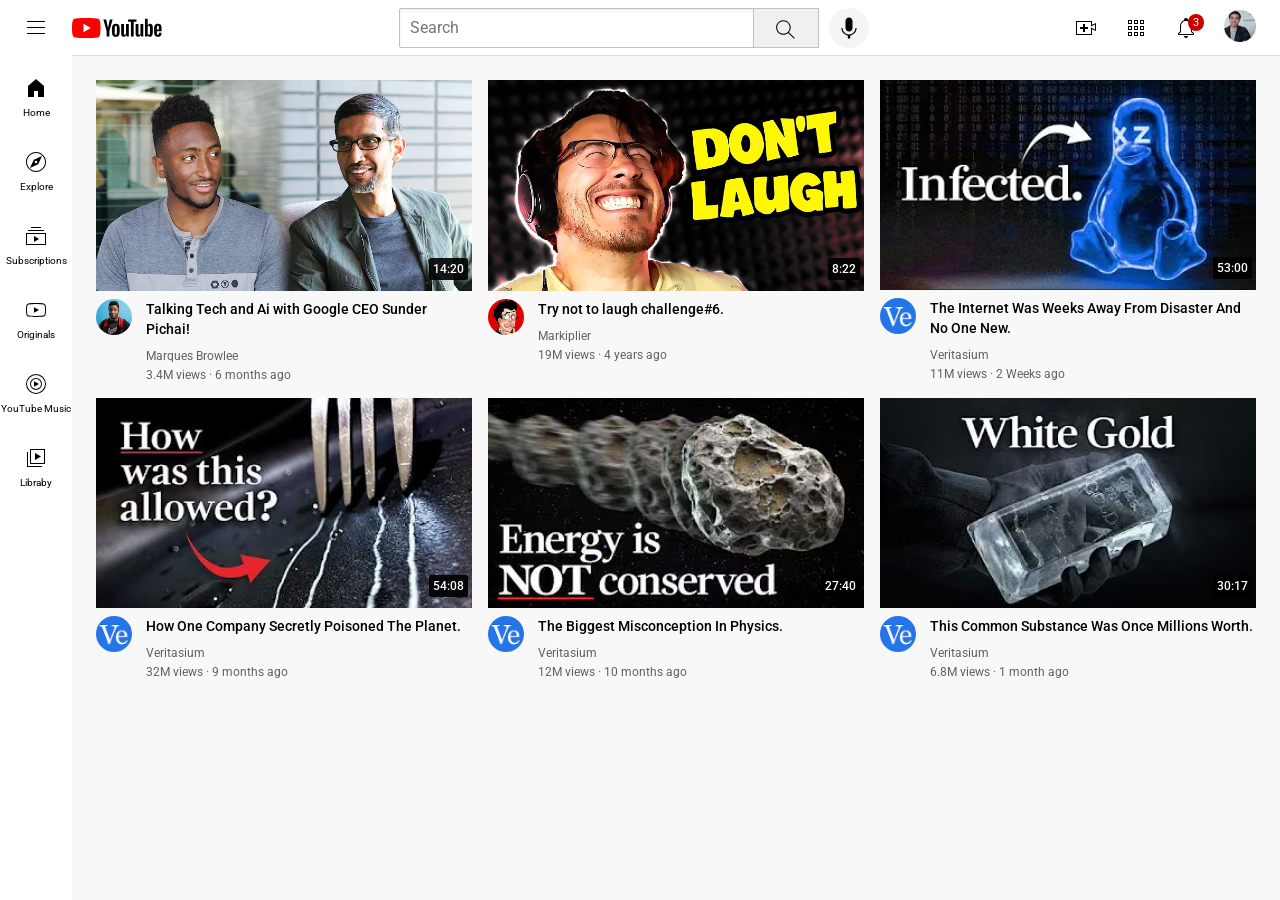
<file: index.html>
<!DOCTYPE html>
<html>
    <head>
        <title>Youtube.com Clone</title>
        <link rel="preconnect" href="https://fonts.googleapis.com">
        <link rel="preconnect" href="https://fonts.gstatic.com" crossorigin>
        <link href="https://fonts.googleapis.com/css2?family=Roboto:ital,wght@0,100..900;1,100..900&display=swap" rel="stylesheet">

        <link rel="stylesheet" href="styles/video.css">
        <link rel="stylesheet" href="styles/general.css">
        <link rel="stylesheet" href="styles/header.css">
        <link rel="stylesheet" href="styles/sidebar.css">
        <meta name="viewport" content="width=device-width, initial-scale=1">
    </head>
    <body>
        <div class="header">
            <div class="left-section">
                <img class="hamburger-menu" src="icons/hamburger-menu.svg">
                <img class="youtube-logo" src="icons/youtube-logo.svg">
            </div>
            <div class="middle-section">
                <input class="search-bar" type="text" placeholder="Search">
                <button class="search-button">
                    <img class="search-icon" src="icons/search.svg">
                    <div class="tooltip">Search</div>
                </button>
                <button class="voice-search-button">
                    <img src="icons/voice-search-icon.svg">
                    <div class="tooltip">Search with your voice</div>
                </button>
            </div>
            <div class="right-section">
                <div class="upload-icon-container">
                    <img class="upload-icon" src="icons/upload.svg">
                    <div class="tooltip">Create</div>
                </div>
                <div class="youtube-apps-icon-container">
                <img class="youtube-apps-icon" src="icons/youtube-apps.svg">
                <div class="tooltip">Youtube Apps</div>
                </div>
                <div class="notifications-icon-container">
                <img class="notifications-icon" src="icons/notifications.svg">
                <div class="tooltip">Notifications</div>
                <div class="notifications-count">3</div>
                </div>
                <div class="ss-channel">
                <img class="ss-channel-image" src="channel/ss-channel.jpeg">
                </div>
            </div>
        </div>
        <div class="sidebar">
            <div class="sidebar-link">
                <img src="icons/home.svg">
                <div>Home</div>
            </div>
            <div class="sidebar-link">
                <img src="icons/explore.svg">
                <div>Explore</div>
            </div>
            <div class="sidebar-link">
                <img src="icons/subscriptions.svg">
                <div>Subscriptions</div>
            </div>
            <div class="sidebar-link">
                <img src="icons/originals.svg">
                <div>Originals</div>
            </div>
            <div class="sidebar-link">
                <img src="icons/youtube-music.svg">
                <div>YouTube Music</div>
            </div>
            <div class="sidebar-link">
                <img src="icons/library.svg">
                <div>Libraby</div>
            </div>
        </div>
        <div class="video-grid">
        <div class="video-preview">
            <div class="thumbnail-row">
                <img class="thumbnail" src="thumbnails/thumbnail-1.webp">
                <div class="video-time">
                    14:20
                </div>
            </div>
            <div class="video-info-grid">
                <div class="channel-picture">
                    <img class="profile-picture" src="channel/channel-1.jpeg">
                </div>
                <div class="video-info">
                   <p class="video-title">
                        Talking Tech and Ai with Google CEO Sunder Pichai!
                    </p>
                    <p class="video-author">
                        Marques Browlee
                    </p>
                    <p class="video-stats">
                        3.4M views &#183; 6 months ago
                    </p>
                </div>
            </div>
        </div>

        <div class="video-preview">
            <div class="thumbnail-row">
                <img class="thumbnail" src="thumbnails/thumbnail-2.webp">
            <div class="video-time">
                8:22
            </div>
            </div>
            <div class="video-info-grid">
                <div class="channel-picture">
                    <img class="profile-picture" src="channel/channel-2.jpeg">
                </div>
                <div class="video-info">
                <p class="video-title">
                    Try not to laugh challenge#6.
                </p>
                <p class="video-author">
                    Markiplier
                </p>
                <p class="video-stats">
                    19M views &#183; 4 years ago
                </p>
                </div>
            </div>
        </div>

        <div class="video-preview">
            <div class="thumbnail-row">
                <img class="thumbnail" src="thumbnails/thumbnail-3.avif">
            <div class="video-time">
                53:00
            </div>
            </div>
            <div class="video-info-grid">
                <div class="channel-picture">
                    <img class="profile-picture" src="channel/channel-3.jpg">
                </div>
                <div class="video-info">
                   <p class="video-title">
                        The Internet Was Weeks Away From Disaster And No One New.
                    </p>
                    <p class="video-author">
                        Veritasium
                    </p>
                    <p class="video-stats">
                        11M views &#183; 2 Weeks ago
                    </p>
                </div>
            </div>
        </div>

        <div class="video-preview">
            <div class="thumbnail-row">
                <img class="thumbnail" src="thumbnails/thumbnail-4.avif">
            <div class="video-time">
                54:08
            </div>
            </div>
            <div class="video-info-grid">
                <div class="channel-picture">
                    <img class="profile-picture" src="channel/channel-3.jpg">
                </div>
                <div class="video-info">
                <p class="video-title">
                    How One Company Secretly Poisoned The Planet.
                </p>
                <p class="video-author">
                    Veritasium
                </p>
                <p class="video-stats">
                    32M views &#183; 9 months ago
                </p>
                </div>
            </div>
        </div>

        <div class="video-preview">
            <div class="thumbnail-row">
                <img class="thumbnail" src="thumbnails/thumbnail-5">
            <div class="video-time">
                27:40
            </div>
            </div>
            <div class="video-info-grid">
                <div class="channel-picture">
                    <img class="profile-picture" src="channel/channel-3.jpg">
                </div>
                <div class="video-info">
                   <p class="video-title">
                    The Biggest Misconception In Physics.
                    </p>
                    <p class="video-author">
                        Veritasium
                    </p>
                    <p class="video-stats">
                        12M views &#183; 10 months ago
                    </p>                    
                </div>
            </div>
        </div>

        <div class="video-preview">
            <div class="thumbnail-row">
                <img class="thumbnail" src="thumbnails/thumbnail-6">
            <div class="video-time">
                30:17
            </div>
            </div>
            <div class="video-info-grid">
                <div class="channel-picture">
                    <img class="profile-picture" src="channel/channel-3.jpg">
                </div>
                <div class="video-info">
                <p class="video-title">
                    This Common Substance Was Once Millions Worth.
                </p>
                <p class="video-author">
                    Veritasium
                </p>
                <p class="video-stats">
                    6.8M views &#183; 1 month ago
                </p>
                </div>
            </div>
        </div>
        </div>
    </body>
</html>
</file>
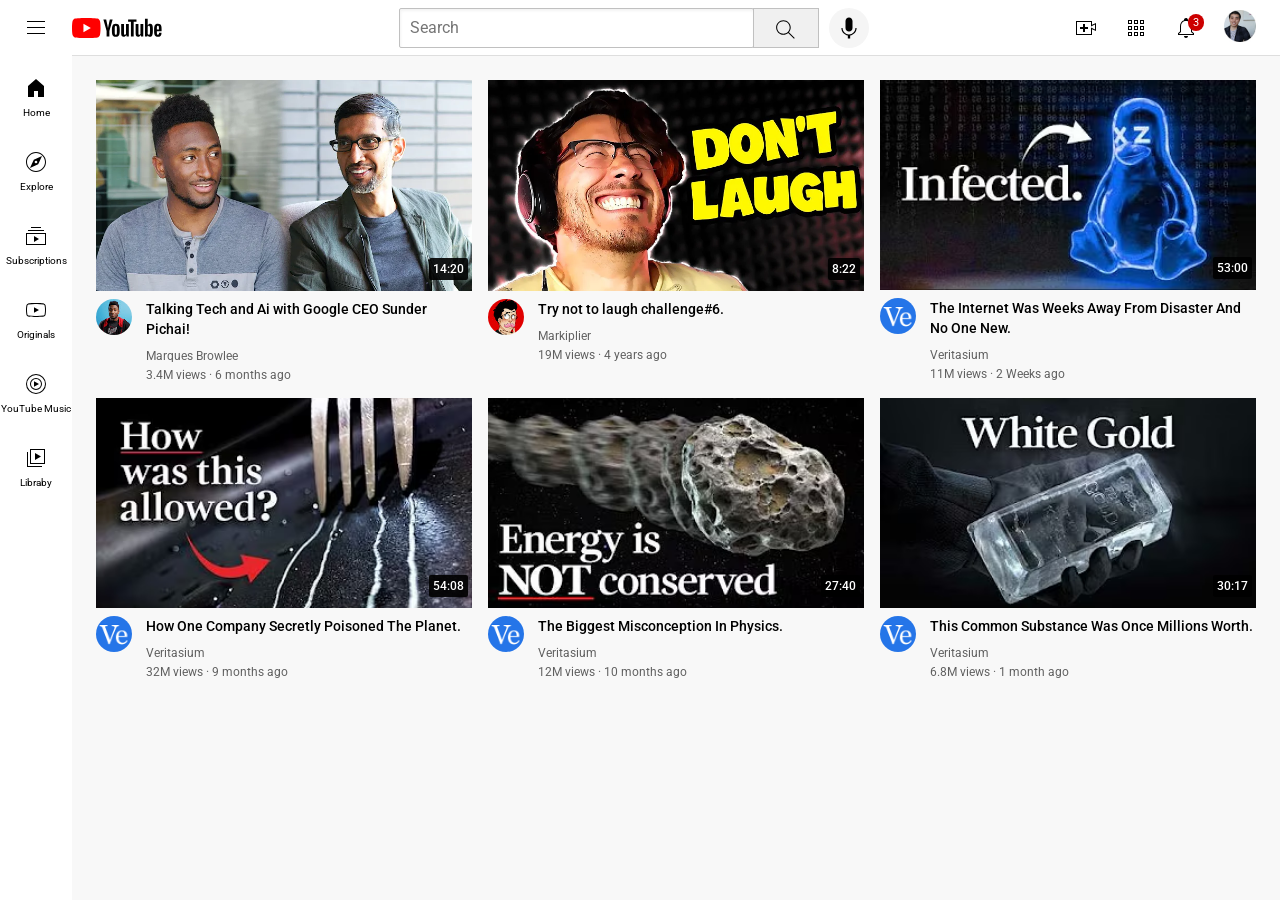
<file: youtubeclone.html>
<!DOCTYPE html>
<html>
    <head>
        <title>Youtube.com Clone</title>
        <link rel="preconnect" href="https://fonts.googleapis.com">
        <link rel="preconnect" href="https://fonts.gstatic.com" crossorigin>
        <link href="https://fonts.googleapis.com/css2?family=Roboto:ital,wght@0,100..900;1,100..900&display=swap" rel="stylesheet">

        <link rel="stylesheet" href="styles/video.css">
        <link rel="stylesheet" href="styles/general.css">
        <link rel="stylesheet" href="styles/header.css">
        <link rel="stylesheet" href="styles/sidebar.css">
        <meta name="viewport" content="width=device-width, initial-scale=1">
    </head>
    <body>
        <div class="header">
            <div class="left-section">
                <img class="hamburger-menu" src="icons/hamburger-menu.svg">
                <img class="youtube-logo" src="icons/youtube-logo.svg">
            </div>
            <div class="middle-section">
                <input class="search-bar" type="text" placeholder="Search">
                <button class="search-button">
                    <img class="search-icon" src="icons/search.svg">
                    <div class="tooltip">Search</div>
                </button>
                <button class="voice-search-button">
                    <img src="icons/voice-search-icon.svg">
                    <div class="tooltip">Search with your voice</div>
                </button>
            </div>
            <div class="right-section">
                <div class="upload-icon-container">
                    <img class="upload-icon" src="icons/upload.svg">
                    <div class="tooltip">Create</div>
                </div>
                <div class="youtube-apps-icon-container">
                <img class="youtube-apps-icon" src="icons/youtube-apps.svg">
                <div class="tooltip">Youtube Apps</div>
                </div>
                <div class="notifications-icon-container">
                <img class="notifications-icon" src="icons/notifications.svg">
                <div class="tooltip">Notifications</div>
                <div class="notifications-count">3</div>
                </div>
                <div class="ss-channel">
                <img class="ss-channel-image" src="channel/ss-channel.jpeg">
                </div>
            </div>
        </div>
        <div class="sidebar">
            <div class="sidebar-link">
                <img src="icons/home.svg">
                <div>Home</div>
            </div>
            <div class="sidebar-link">
                <img src="icons/explore.svg">
                <div>Explore</div>
            </div>
            <div class="sidebar-link">
                <img src="icons/subscriptions.svg">
                <div>Subscriptions</div>
            </div>
            <div class="sidebar-link">
                <img src="icons/originals.svg">
                <div>Originals</div>
            </div>
            <div class="sidebar-link">
                <img src="icons/youtube-music.svg">
                <div>YouTube Music</div>
            </div>
            <div class="sidebar-link">
                <img src="icons/library.svg">
                <div>Libraby</div>
            </div>
        </div>
        <div class="video-grid">
        <div class="video-preview">
            <div class="thumbnail-row">
                <img class="thumbnail" src="thumbnails/thumbnail-1.webp">
                <div class="video-time">
                    14:20
                </div>
            </div>
            <div class="video-info-grid">
                <div class="channel-picture">
                    <img class="profile-picture" src="channel/channel-1.jpeg">
                </div>
                <div class="video-info">
                   <p class="video-title">
                        Talking Tech and Ai with Google CEO Sunder Pichai!
                    </p>
                    <p class="video-author">
                        Marques Browlee
                    </p>
                    <p class="video-stats">
                        3.4M views &#183; 6 months ago
                    </p>
                </div>
            </div>
        </div>

        <div class="video-preview">
            <div class="thumbnail-row">
                <img class="thumbnail" src="thumbnails/thumbnail-2.webp">
            <div class="video-time">
                8:22
            </div>
            </div>
            <div class="video-info-grid">
                <div class="channel-picture">
                    <img class="profile-picture" src="channel/channel-2.jpeg">
                </div>
                <div class="video-info">
                <p class="video-title">
                    Try not to laugh challenge#6.
                </p>
                <p class="video-author">
                    Markiplier
                </p>
                <p class="video-stats">
                    19M views &#183; 4 years ago
                </p>
                </div>
            </div>
        </div>

        <div class="video-preview">
            <div class="thumbnail-row">
                <img class="thumbnail" src="thumbnails/thumbnail-3.avif">
            <div class="video-time">
                53:00
            </div>
            </div>
            <div class="video-info-grid">
                <div class="channel-picture">
                    <img class="profile-picture" src="channel/channel-3.jpg">
                </div>
                <div class="video-info">
                   <p class="video-title">
                        The Internet Was Weeks Away From Disaster And No One New.
                    </p>
                    <p class="video-author">
                        Veritasium
                    </p>
                    <p class="video-stats">
                        11M views &#183; 2 Weeks ago
                    </p>
                </div>
            </div>
        </div>

        <div class="video-preview">
            <div class="thumbnail-row">
                <img class="thumbnail" src="thumbnails/thumbnail-4.avif">
            <div class="video-time">
                54:08
            </div>
            </div>
            <div class="video-info-grid">
                <div class="channel-picture">
                    <img class="profile-picture" src="channel/channel-3.jpg">
                </div>
                <div class="video-info">
                <p class="video-title">
                    How One Company Secretly Poisoned The Planet.
                </p>
                <p class="video-author">
                    Veritasium
                </p>
                <p class="video-stats">
                    32M views &#183; 9 months ago
                </p>
                </div>
            </div>
        </div>

        <div class="video-preview">
            <div class="thumbnail-row">
                <img class="thumbnail" src="thumbnails/thumbnail-5">
            <div class="video-time">
                27:40
            </div>
            </div>
            <div class="video-info-grid">
                <div class="channel-picture">
                    <img class="profile-picture" src="channel/channel-3.jpg">
                </div>
                <div class="video-info">
                   <p class="video-title">
                    The Biggest Misconception In Physics.
                    </p>
                    <p class="video-author">
                        Veritasium
                    </p>
                    <p class="video-stats">
                        12M views &#183; 10 months ago
                    </p>                    
                </div>
            </div>
        </div>

        <div class="video-preview">
            <div class="thumbnail-row">
                <img class="thumbnail" src="thumbnails/thumbnail-6">
            <div class="video-time">
                30:17
            </div>
            </div>
            <div class="video-info-grid">
                <div class="channel-picture">
                    <img class="profile-picture" src="channel/channel-3.jpg">
                </div>
                <div class="video-info">
                <p class="video-title">
                    This Common Substance Was Once Millions Worth.
                </p>
                <p class="video-author">
                    Veritasium
                </p>
                <p class="video-stats">
                    6.8M views &#183; 1 month ago
                </p>
                </div>
            </div>
        </div>
        </div>
    </body>
</html>
</file>
<file: styles/video.css>
.video-grid{
    display: grid;
    grid-template-columns: 1fr 1fr 1fr;
    column-gap: 14px;
    row-gap: 64px;
    display: grid;
    grid-template-columns: repeat(auto-fit, minmax(300px, 1fr));
    gap: 16px;

}        
.video-title{
    margin-top: 0;
    margin-bottom: 10px;
    font-size: 14px;
    font-weight: 500;
    line-height: 20px
}
.thumbnail{
    width:100%;
    display: block;
    margin-bottom: 5px;
}
.video-info-grid{
    display: grid;
    grid-template-columns: 50px 1fr;
}
.profile-picture{
    width: 36px;
    border-radius: 50%;
}
.video-author,.video-stats{
    font-size: 12px;
    color: rgb(96,96,96);
}
.video-author{
    margin-bottom: 5px;
    margin-top: 2px;
}
.thumbnail-row{
    position: relative;
    margin-bottom: 8px;

}
.video-time{
    position: absolute;
    bottom: 11px;
    right: 4px;

    font-family: roboto,Arial;
    background-color: rgba(0, 0, 0, 0.9);
    color: white;
    border-radius: 2px;
    font-size: 12px;
    font-weight: 500;
    padding: 4px;
}
@media (max-width:1200px){
    .video-grid{
        grid-template-columns: 1fr 1fr;
    }
}
@media (min-width:1550px){
    .video-grid{
        grid-template-columns: 1fr 1fr 1fr 1fr;
    }
}
</file>
<file: styles/general.css>
p{
     font-family:Roboto,Arial;
     margin-top: 0;
     margin-bottom: 0;
}
body{
     margin: 0;
     padding-top: 80px;
     padding-left: 96px;
     padding-right: 24px;
     background-color: rgb(248, 248, 248);

     
}
</file>
<file: styles/header.css>
.header {
    height: 55px;
    display: flex;
    justify-content: space-between;
    align-items: center;
    background-color: white;
    border-bottom-width: 1px;
    border-bottom-style: solid;
    border-bottom-color: rgb(222, 222, 222);
    margin-bottom: 20px;
    position: fixed;
    top: 0;
    left: 0;
    right: 0;

    z-index: 100;
    
}
.left-section {
    display: flex;
    align-items: center;
}
.hamburger-menu {
    height: 24px;
    margin-left: 24px;
    margin-right: 24px;
    cursor: pointer;
}
.youtube-logo{
    height: 20px;
    cursor: pointer;
}
.middle-section {
    flex:1;
    margin-left: 60px;
    max-width: 470px;
    display: flex;
    align-items: center;
}
.search-bar{
    flex: 1;
    height: 36px;
    padding-left: 10px;
    font-size: 16px;
    border-radius: 2px;
    border-width: 1px;
    border-style: solid;
    border-color: rgb(192, 192, 192);
    box-shadow: inset 1px 2px 3px rgba(0,0,0, 0.05);
    width: 0;
}
.search-bar::placeholder{
    font-size: 16px;
    font-family: Roboto,Arial;
}
.search-button{
    height: 40px;
    width: 66px;
    border-width: 1px;
    background-color: rgb(240, 240, 240);
    border-color: rgb(192, 192, 192);
    border-style:  solid;
    margin-left: -1px;
    margin-right: 10px;
}
.search-icon{
    height: 25px;
    margin-top: 4px;
}
.voice-search-button{
    height: 40px;
    width: 40px;
    border: none;
    border-radius: 20px;
    background-color: rgb(245, 245, 245);
}
.right-section{
    width: 182px;
    display: flex;
    align-items: center;
    justify-content: space-between;
    margin-left: 29px;
    margin-right: 24px;
    flex-shrink: 0;
}
.upload-icon{
    height: 24px;
}
.youtube-apps-icon{
    height: 24px;
}
.notifications-icon{
    height: 24px;
}
.ss-channel-image{
    height: 32px;
}
.notifications-icon-container{
    position: relative;
}
.notifications-count{
    position: absolute;
    top: -2px;
    right: -6px;
    font-family: roboto,Arial;
    font-size: 11px;
    padding: 5px;
    padding-top: 2px;
    padding-bottom: 2px;
    background-color: rgb(204, 0,0);
    color: white;
    border-radius: 10px;
}
.search-button,
.voice-search-button,
.upload-icon-container,
.youtube-apps-icon-container,
.notifications-icon-container{
    display: flex;
    justify-content: center;
    align-items: center;
    position: relative;
}
.search-button .tooltip,
.voice-search-button .tooltip,
.upload-icon-container .tooltip,
.youtube-apps-icon-container .tooltip,
.notifications-icon-container .tooltip{
    position: absolute;
    font-family: roboto,Arial;
    font-size: 12px;
    color: white;
    padding: 8px;
    position:absolute;
    bottom:-50px;

    background-color: rgba(97, 97, 97,0.9);
    border-radius: 2px;
    opacity: 0;
    pointer-events: none;
    white-space: nowrap;

}
.search-button:hover .tooltip,
.voice-search-button:hover .tooltip,
.upload-icon-container:hover .tooltip,
.youtube-apps-icon-container:hover .tooltip,
.notifications-icon-container:hover .tooltip{
    opacity: 1;
    transition: opacity 0.15s;
}
.ss-channel{
    cursor: pointer;
}
@media (max-width:600px) {
    .middle-section{
        margin-left: 10px;
    }
}
</file>
<file: styles/sidebar.css>
.sidebar{
    position: fixed;
    top:55px;
    bottom: 0;
    left: 0;
    width: 72px;

    background-color: white;
    z-index: 200;
    padding-top: 5px;
}
.sidebar-link{
    height: 74px;
    display: flex;
    flex-direction: column;
    justify-content: center;
    align-items: center;
    cursor: pointer;
}
.sidebar-link:hover{
    background-color: rgb(231, 231, 231);
}
.sidebar-link img{
   height: 24px; 
   margin-bottom: 6.5px;
}
.sidebar-link div{
    font-size: 10px;
    font-family: roboto,Arial;    
}
</file>
